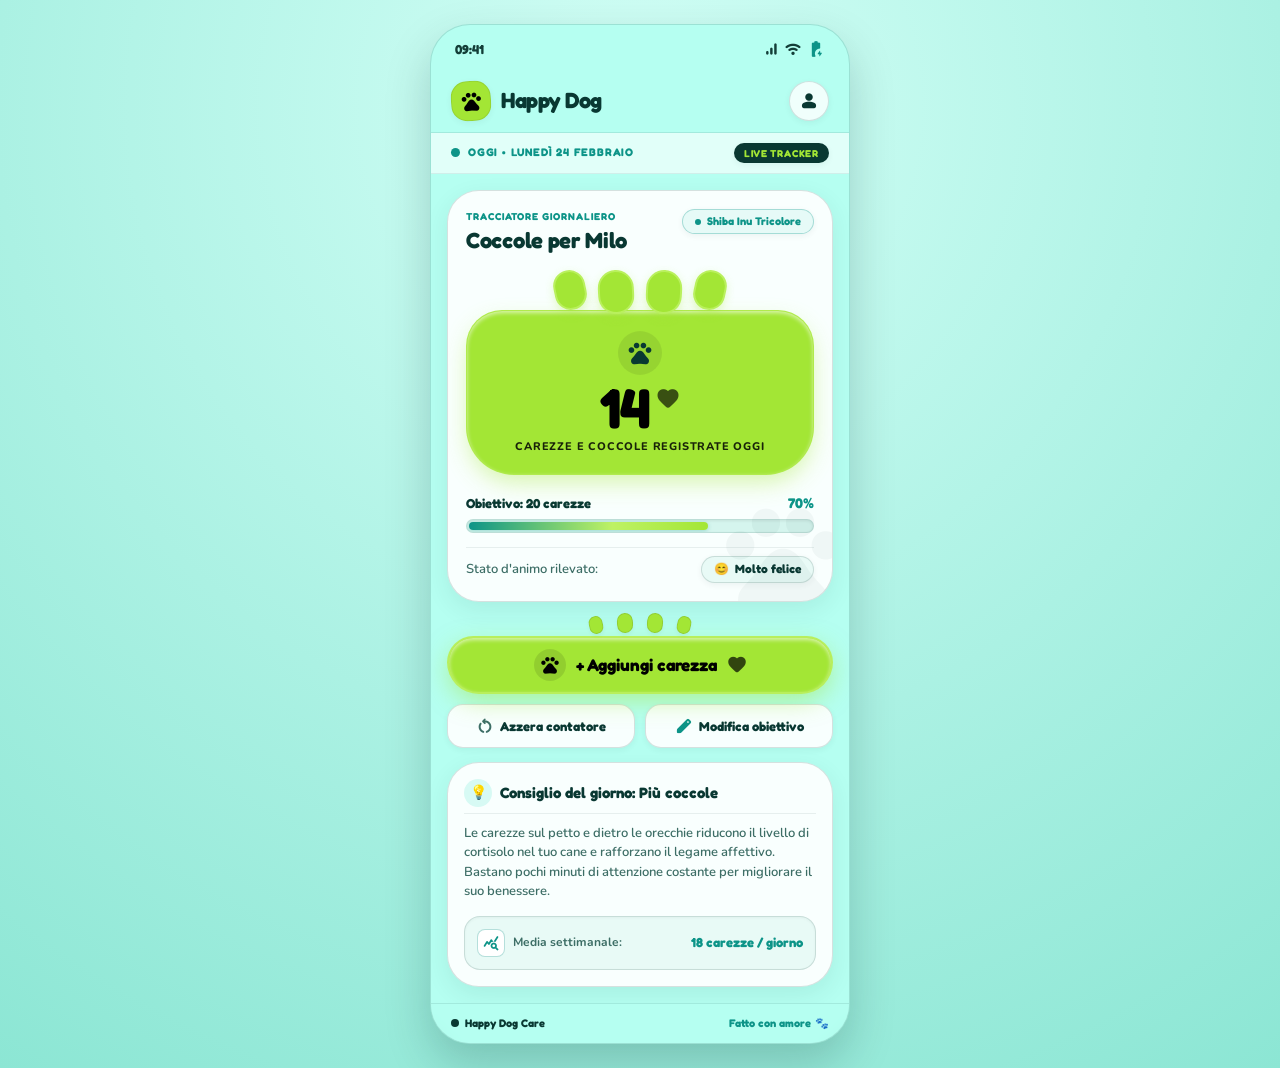
<file: index.html>
<!DOCTYPE html>
<html lang="it">
<head>
  <meta charset="UTF-8" />
  <meta name="viewport" content="width=device-width, initial-scale=1.0" />
  <title>Happy Dog - Cuddle Tracker</title>

  <!-- =========================================
       GOOGLE FONTS & MATERIAL SYMBOLS
       Carichiamo i caratteri 'Fredoka', 'Nunito', 'Quicksand'
       e le icone 'Material Symbols Rounded'
       ========================================= -->
  <link rel="preconnect" href="https://fonts.googleapis.com" />
  <link rel="preconnect" href="https://fonts.gstatic.com" crossorigin />
  <link href="https://fonts.googleapis.com/css2?family=Fredoka:wght@400;500;600;700&family=Nunito:wght@400;600;700;800;900&family=Quicksand:wght@500;600;700&display=swap" rel="stylesheet" />
  <link href="https://fonts.googleapis.com/css2?family=Material+Symbols+Rounded:opsz,wght,FILL,GRAD@20..48,100..700,0..1,-50..200" rel="stylesheet" />

  <!-- =========================================
       FOGLIO DI STILE ESTERNO
       ========================================= -->
  <link rel="stylesheet" href="style.css" />
</head>
<body>

  <!-- =========================================
       STRUTTURA HTML DELL'APPLICAZIONE
       Mobile frame contenitore principale
       ========================================= -->
  <main class="app-container">

    <!-- 1. Barra di stato stile smartphone -->
    <div class="status-bar">
      <span class="status-bar-time">09:41</span>
      <div class="status-bar-icons">
        <span class="material-symbols-rounded">signal_cellular_alt</span>
        <span class="material-symbols-rounded">wifi</span>
        <span class="material-symbols-rounded battery-icon">battery_charging_full</span>
      </div>
    </div>

    <!-- 2. Header superiore con logo e profilo -->
    <header class="app-header">
      <div class="logo-group">
        <div class="logo-badge">
          <span class="material-symbols-rounded">pets</span>
        </div>
        <h1 class="app-title">Happy Dog</h1>
      </div>
      <button class="avatar-btn" type="button" aria-label="Profilo Utente" title="Profilo Utente">
        <span class="material-symbols-rounded">person</span>
      </button>
    </header>

    <!-- 3. Sottotitolo con data odierna e badge "Live" -->
    <div class="date-subheader">
      <div class="date-info">
        <span class="pulse-dot"></span>
        <span class="date-text">Oggi • Lunedì 24 Febbraio</span>
      </div>
      <span class="live-badge">LIVE TRACKER</span>
    </div>

    <!-- 4. Area centrale dei contenuti (Canvas) -->
    <div class="app-main">

      <!-- Contenitore particelle cuoricini fluttuanti -->
      <div class="particle-container" id="particle-container"></div>

      <!-- Banner traguardo (appare solo al raggiungimento dell'obiettivo) -->
      <div class="celebration-banner" id="celebration-banner">
        <div class="celebration-badge-icon">🎉</div>
        <div>
          <div class="celebration-text-title">Traguardo Straordinario!</div>
          <div class="celebration-text-sub" id="celebration-text-sub">Obiettivo 20/20 raggiunto! Milo è al settimo cielo! 🐾✨</div>
        </div>
        <button class="close-banner-btn" id="close-banner-btn" type="button" aria-label="Chiudi banner">✕</button>
      </div>

      <!-- SEZIONE 1: Hero Card con contatore e barra di avanzamento -->
      <section class="hero-card" id="hero-card" title="Tocca per fare una carezza a Milo">
        <!-- Filigrana decorativa a zampa -->
        <span class="material-symbols-rounded hero-watermark">pets</span>

        <!-- Intestazione della card con razza -->
        <div class="hero-header">
          <div>
            <span class="hero-subtitle">Tracciatore Giornaliero</span>
            <h2 class="hero-dog-name">Coccole per Milo</h2>
          </div>
          <div class="breed-badge">
            <span class="breed-dot"></span>
            <span>Shiba Inu Tricolore</span>
          </div>
        </div>

        <!-- Dita della zampa sopra il blocco contatore -->
        <div class="paw-toes-container">
          <span class="paw-toe paw-toe-1"></span>
          <span class="paw-toe paw-toe-2"></span>
          <span class="paw-toe paw-toe-3"></span>
          <span class="paw-toe paw-toe-4"></span>
        </div>

        <!-- Box verde con il numero grande delle carezze -->
        <div class="counter-card-box">
          <div class="counter-icon-badge">
            <span class="material-symbols-rounded">pets</span>
          </div>
          <div class="counter-number-group">
            <span class="counter-number" id="cuddle-count">14</span>
            <span class="material-symbols-rounded counter-heart-icon" id="counter-heart-icon">favorite</span>
          </div>
          <span class="counter-label">carezze e coccole registrate oggi</span>
        </div>

        <!-- Barra di progresso verso l'obiettivo giornaliero -->
        <div class="progress-section">
          <div class="progress-labels">
            <label class="goal-text" id="goal-label" for="progress-bar-fill">Obiettivo: 20 carezze</label>
            <span class="goal-percent-text" id="goal-percent">70%</span>
          </div>
          <div class="progress-track" role="progressbar" aria-valuenow="70" aria-valuemin="0" aria-valuemax="100">
            <div class="progress-bar-fill" id="progress-bar-fill" style="width: 70%;"></div>
          </div>
        </div>

        <!-- Indicatore dello stato d'animo del cane -->
        <div class="mood-container">
          <span class="mood-title">Stato d'animo rilevato:</span>
          <div class="mood-pill" id="mood-pill">
            <span id="mood-emoji">😊</span>
            <span id="mood-text">Molto felice</span>
          </div>
        </div>
      </section>

      <!-- SEZIONE 2: Pulsanti di interazione -->
      <section class="actions-section">
        <!-- Decorazione dita zampa sul pulsante -->
        <div class="btn-paw-toes">
          <span class="btn-paw-toe btn-paw-toe-1"></span>
          <span class="btn-paw-toe btn-paw-toe-2"></span>
          <span class="btn-paw-toe btn-paw-toe-3"></span>
          <span class="btn-paw-toe btn-paw-toe-4"></span>
        </div>

        <!-- Pulsante principale: Aggiungi Carezza -->
        <button class="btn-add-cuddle" id="add-cuddle-btn" type="button" aria-label="Aggiungi una carezza">
          <span class="btn-paw-icon-badge">
            <span class="material-symbols-rounded">pets</span>
          </span>
          <span>+ Aggiungi carezza</span>
          <span class="material-symbols-rounded btn-heart-accent">favorite</span>
        </button>

        <!-- Pulsanti secondari: Azzera e Modifica Obiettivo -->
        <div class="secondary-actions-grid">
          <button class="btn-secondary btn-reset" id="reset-counter-btn" type="button">
            <span class="material-symbols-rounded" id="reset-icon">restart_alt</span>
            <span>Azzera contatore</span>
          </button>
          <button class="btn-secondary btn-edit" id="edit-goal-btn" type="button">
            <span class="material-symbols-rounded">edit</span>
            <span>Modifica obiettivo</span>
          </button>
        </div>
      </section>

      <!-- SEZIONE 3: Scheda informativa con consiglio veterinario -->
      <section class="tip-card">
        <div class="tip-header">
          <div class="tip-icon-box">💡</div>
          <h3 class="tip-title">Consiglio del giorno: Più coccole</h3>
        </div>
        <p class="tip-body">
          Le carezze sul petto e dietro le orecchie riducono il livello di cortisolo nel tuo cane e rafforzano il legame affettivo. Bastano pochi minuti di attenzione costante per migliorare il suo benessere.
        </p>

        <!-- Widget statistica settimanale -->
        <div class="metric-widget">
          <div class="metric-info">
            <div class="metric-icon-box">
              <span class="material-symbols-rounded">query_stats</span>
            </div>
            <span class="metric-label">Media settimanale:</span>
          </div>
          <span class="metric-value">18 carezze / giorno</span>
        </div>
      </section>

    </div>

    <!-- 5. Footer dell'applicazione -->
    <footer class="app-footer">
      <div class="footer-brand">
        <span class="footer-dot"></span>
        <span>Happy Dog Care</span>
      </div>
      <div class="footer-love">
        <span>Fatto con amore</span>
        <span>🐾</span>
      </div>
    </footer>

  </main>

  <!-- =========================================
       POPUP MODALE DELLA MASCOTTE (MILO LO SHIBA)
       Mostrato a schermo intero quando si accarezza il cane
       ========================================= -->
  <div class="popup-overlay" id="dog-popup-modal" role="dialog" aria-modal="true" aria-label="Milo scodinzola">
    <div class="popup-content" id="mascot-display-group">
      
      <!-- Fumetto con la reazione sonora del cane -->
      <div class="popup-speech-bubble" id="cuddle-reaction-badge">
        <span id="cuddle-reaction-text">*Wuf!* ❤️</span>
        <span>🐾</span>
      </div>

      <!-- Disegno vettoriale SVG animato di Milo (Shiba Inu) -->
      <div class="dog-svg-wrapper">
        <svg class="dog-svg" id="dog-svg" viewBox="0 0 100 100" fill="none" xmlns="http://www.w3.org/2000/svg">
          <!-- Orecchie a triangolo -->
          <!-- Orecchio Sinistro -->
          <polygon points="20,44 14,14 42,28" fill="#1C1917" stroke="#111827" stroke-width="2.5" stroke-linejoin="round" />
          <polygon points="23,40 18,18 38,29" fill="#D97706" />
          <polygon points="24,37 21,22 34,30" fill="#FBCFE8" opacity="0.85" />

          <!-- Orecchio Destro -->
          <polygon points="80,44 86,14 58,28" fill="#1C1917" stroke="#111827" stroke-width="2.5" stroke-linejoin="round" />
          <polygon points="77,40 82,18 62,29" fill="#D97706" />
          <polygon points="76,37 79,22 66,30" fill="#FBCFE8" opacity="0.85" />

          <!-- Petto e corpo del cane -->
          <path d="M30 76 C26 86, 20 95, 18 100 L82 100 C80 95, 74 86, 70 76 Z" fill="#1C1917" />
          <path d="M38 76 C38 88, 50 96, 50 96 C50 96, 62 88, 62 76 Z" fill="#FFFBEB" />
          <ellipse cx="50" cy="78" rx="8" ry="4" fill="#D97706" />

          <!-- Testa nera dello Shiba -->
          <circle cx="50" cy="48" r="30" fill="#1C1917" stroke="#111827" stroke-width="2" />

          <!-- Macchie focate caratteristiche sopra gli occhi (sopracciglia) -->
          <ellipse cx="37" cy="33" rx="4.2" ry="3.2" fill="#D97706" />
          <ellipse cx="63" cy="33" rx="4.2" ry="3.2" fill="#D97706" />

          <!-- Guance bianche (Urajiro) -->
          <path d="M22 50 C22 66, 32 74, 50 74 C68 74, 78 66, 78 50 C74 42, 66 43, 62 48 C56 53, 44 53, 38 48 C34 43, 26 42, 22 50 Z" fill="#FFFBEB" />
          <path d="M23 46 C27 42, 35 44, 38 49 C33 56, 24 57, 23 46 Z" fill="#D97706" opacity="0.85" />
          <path d="M77 46 C73 42, 65 44, 62 49 C67 56, 76 57, 77 46 Z" fill="#D97706" opacity="0.85" />

          <!-- Musetto color panna -->
          <ellipse cx="50" cy="57" rx="14" ry="11" fill="#FEF3C7" />

          <!-- Tartufo / Nasino nero -->
          <path d="M45 50 L55 50 C55 50, 52 56, 50 56 C48 56, 45 50, 45 50 Z" fill="#0F172A" />
          <ellipse cx="48.5" cy="51.5" rx="1.2" ry="0.8" fill="#FFFFFF" opacity="0.6" />

          <!-- Occhio Sinistro -->
          <ellipse cx="37" cy="42" rx="4.2" ry="4" fill="#0F172A" />
          <circle cx="38.5" cy="40.5" r="1.6" fill="#FFFFFF" />
          <circle cx="36" cy="43.5" r="0.7" fill="#FFFFFF" opacity="0.7" />

          <!-- Occhio Destro (aperto normale) -->
          <g id="eye-right-open">
            <ellipse cx="63" cy="42" rx="4.2" ry="4" fill="#0F172A" />
            <circle cx="64.5" cy="40.5" r="1.6" fill="#FFFFFF" />
            <circle cx="62" cy="43.5" r="0.7" fill="#FFFFFF" opacity="0.7" />
          </g>

          <!-- Occhio Destro (strizzatina d'occhio birichina) -->
          <path id="eye-right-wink" class="hidden" d="M59 43 Q63 37 67 43" stroke="#0F172A" stroke-width="3" stroke-linecap="round" fill="none" />

          <!-- Bocca sorridente -->
          <path d="M44 59 Q47 62 50 59 Q53 62 56 59" stroke="#0F172A" stroke-width="2.5" stroke-linecap="round" fill="none" />

          <!-- Linguetta rosa penzolante -->
          <path d="M47.5 59.5 C47.5 67, 52.5 67, 52.5 59.5 Z" fill="#FB7185" />

          <!-- Guanciotte rosate -->
          <ellipse cx="28" cy="54" rx="4.5" ry="3" fill="#FB7185" opacity="0.55" />
          <ellipse cx="72" cy="54" rx="4.5" ry="3" fill="#FB7185" opacity="0.55" />

          <!-- Coda arricciata che scodinzola -->
          <g id="dog-tail-group" class="animate-wag">
            <path d="M72 82 C82 72, 86 58, 76 54 C68 50, 64 62, 70 70" stroke="#1C1917" stroke-width="7" stroke-linecap="round" fill="none" />
            <path d="M74 55 C70 52, 66 60, 70 67" stroke="#FFFBEB" stroke-width="4" stroke-linecap="round" fill="none" />
          </g>

          <!-- Zampette anteriori alzate durante i festeggiamenti -->
          <g id="party-paws" class="hidden">
            <ellipse cx="32" cy="84" rx="6" ry="5" fill="#FFFBEB" stroke="#1C1917" stroke-width="2" />
            <ellipse cx="68" cy="84" rx="6" ry="5" fill="#FFFBEB" stroke="#1C1917" stroke-width="2" />
          </g>
        </svg>
      </div>

      <!-- Testi di ringraziamento sotto Milo -->
      <div class="popup-text-group">
        <h3 class="popup-dog-title" id="popup-dog-title">Milo ti ringrazia!</h3>
        <p class="popup-dog-subtext" id="popup-dog-subtext">Carezza registrata con affetto 💖</p>
        <span class="popup-tap-hint">Tocca lo schermo per coccolare ancora 🐾</span>
      </div>

    </div>
  </div>

  <!-- =========================================
       SCRIPT JAVASCRIPT ESTERNO
       ========================================= -->
  <script src="script.js"></script>
</body>
</html>
</file>
<file: style.css>
/* =========================================
   1. VARIABILI CSS (DESIGN TOKENS)
   Colori, font, raggi di curvatura e ombre
   ========================================= */
:root {
  /* Palette Colori del Design */
  --color-mint-bg: #B5FFF1;
  --color-dark-teal: #093832;
  --color-text-main: #133E38;
  --color-text-muted: #3D6E66;
  --color-primary-lime: #A3E635;
  --color-primary-lime-light: #BEF264;
  --color-accent-teal: #0D9488;
  --color-card-bg: #FFFFFF;
  --color-card-subtle: #E8FAF6;
  --color-border-subtle: rgba(19, 62, 56, 0.12);
  --color-border-dark: rgba(9, 56, 50, 0.15);

  /* Tipografia */
  --font-display: 'Fredoka', 'Quicksand', sans-serif;
  --font-body: 'Nunito', sans-serif;

  /* Raggi di curvatura (Border Radius) */
  --radius-sm: 8px;
  --radius-md: 16px;
  --radius-lg: 24px;
  --radius-xl: 32px;
  --radius-full: 9999px;

  /* Ombre (Box Shadows) */
  --shadow-sm: 0 2px 6px rgba(9, 56, 50, 0.06);
  --shadow-card: 0 8px 24px rgba(9, 56, 50, 0.08);
  --shadow-paw-btn: 0 8px 24px -2px rgba(163, 230, 53, 0.5), inset 0 2px 4px rgba(255, 255, 255, 0.6);
  --shadow-counter-box: 0 10px 25px -4px rgba(163, 230, 53, 0.45), inset 0 2px 4px rgba(255, 255, 255, 0.6);
}

/* =========================================
   2. RESET E BASE MOBILE-FIRST
   ========================================= */
* {
  box-sizing: border-box;
  margin: 0;
  padding: 0;
  -webkit-tap-highlight-color: transparent;
}

body {
  min-height: 100vh;
  background-color: #8ce6d4;
  background-image: radial-gradient(circle at 50% 10%, #d2fff6 0%, #8ce6d4 100%);
  font-family: var(--font-body);
  color: var(--color-text-main);
  display: flex;
  justify-content: center;
  align-items: flex-start;
  padding: 0;
  line-height: 1.4;
}

/* Regole generali per le icone Material Symbols */
.material-symbols-rounded {
  font-family: 'Material Symbols Rounded';
  font-weight: normal;
  font-style: normal;
  font-size: 20px;
  line-height: 1;
  display: inline-block;
  white-space: nowrap;
  word-wrap: normal;
  direction: ltr;
  -webkit-font-smoothing: antialiased;
  font-variation-settings: 'FILL' 1, 'wght' 600, 'GRAD' 0, 'opsz' 24;
  user-select: none;
}

.icon-outline {
  font-variation-settings: 'FILL' 0, 'wght' 600, 'GRAD' 0, 'opsz' 24;
}

/* =========================================
   3. CONTENITORE PRINCIPALE (FRAME MOBILE)
   Su desktop centrato (max 420px), su mobile a schermo intero
   ========================================= */
.app-container {
  width: 100%;
  max-width: 420px;
  min-height: 100vh;
  background-color: var(--color-mint-bg);
  display: flex;
  flex-direction: column;
  position: relative;
  overflow-x: hidden;
}

@media (min-width: 440px) {
  body {
    padding: 24px 0;
  }
  .app-container {
    min-height: 844px;
    border-radius: 40px;
    border: 1px solid rgba(9, 56, 50, 0.15);
    box-shadow: 0 20px 45px rgba(9, 56, 50, 0.22);
  }
}

/* =========================================
   4. BARRA DI STATO & HEADER
   ========================================= */
.status-bar {
  height: 44px;
  padding: 0 24px;
  display: flex;
  justify-content: space-between;
  align-items: center;
  font-size: 12px;
  font-weight: 700;
  color: var(--color-text-muted);
  padding-top: 4px;
}

.status-bar-time {
  font-family: var(--font-display);
  font-weight: 700;
  color: var(--color-text-main);
  font-size: 13px;
}

.status-bar-icons {
  display: flex;
  align-items: center;
  gap: 6px;
}

.status-bar-icons .material-symbols-rounded {
  font-size: 16px;
  color: var(--color-text-main);
}

.status-bar-icons .battery-icon {
  color: var(--color-accent-teal);
  font-size: 18px;
}

.app-header {
  height: 64px;
  padding: 0 20px;
  display: flex;
  justify-content: space-between;
  align-items: center;
  border-bottom: 1px solid rgba(9, 56, 50, 0.1);
  background-color: rgba(181, 255, 241, 0.85);
  backdrop-filter: blur(8px);
  position: sticky;
  top: 0;
  z-index: 20;
}

.logo-group {
  display: flex;
  align-items: center;
  gap: 10px;
}

.logo-badge {
  width: 40px;
  height: 40px;
  border-radius: var(--radius-md);
  background-color: var(--color-primary-lime);
  display: flex;
  align-items: center;
  justify-content: center;
  color: #000;
  box-shadow: var(--shadow-sm);
  border: 1px solid rgba(0, 0, 0, 0.08);
  transform: rotate(-3deg);
}

.logo-badge .material-symbols-rounded {
  font-size: 22px;
}

.app-title {
  font-family: var(--font-display);
  font-size: 22px;
  font-weight: 700;
  color: var(--color-dark-teal);
  letter-spacing: -0.5px;
}

.avatar-btn {
  width: 40px;
  height: 40px;
  border-radius: var(--radius-full);
  background-color: rgba(255, 255, 255, 0.8);
  border: 1px solid var(--color-border-dark);
  display: flex;
  align-items: center;
  justify-content: center;
  color: var(--color-dark-teal);
  cursor: pointer;
  box-shadow: var(--shadow-sm);
  transition: transform 0.15s ease, background-color 0.15s ease;
}

.avatar-btn:hover {
  background-color: #ffffff;
  transform: scale(1.04);
}

.avatar-btn:active {
  transform: scale(0.95);
}

/* Sub-header con data odierna */
.date-subheader {
  padding: 10px 20px;
  background-color: rgba(255, 255, 255, 0.6);
  border-bottom: 1px solid rgba(9, 56, 50, 0.08);
  display: flex;
  justify-content: space-between;
  align-items: center;
}

.date-info {
  display: flex;
  align-items: center;
  gap: 8px;
}

.pulse-dot {
  width: 9px;
  height: 9px;
  border-radius: 50%;
  background-color: var(--color-accent-teal);
  animation: pulseAnim 1.8s infinite;
}

.date-text {
  font-family: var(--font-display);
  font-size: 11px;
  font-weight: 800;
  color: var(--color-accent-teal);
  letter-spacing: 0.8px;
  text-transform: uppercase;
}

.live-badge {
  padding: 3px 10px;
  border-radius: var(--radius-full);
  background-color: var(--color-dark-teal);
  color: var(--color-primary-lime);
  font-size: 10px;
  font-weight: 800;
  font-family: var(--font-display);
  letter-spacing: 0.8px;
  box-shadow: var(--shadow-sm);
}

/* =========================================
   5. CORPO PRINCIPALE DELL'APP (MAIN)
   ========================================= */
.app-main {
  padding: 16px;
  display: flex;
  flex-direction: column;
  gap: 14px;
  flex: 1;
  position: relative;
}

/* Contenitore particelle fluttuanti (cuori) */
.particle-container {
  position: absolute;
  inset: 0;
  pointer-events: none;
  overflow: hidden;
  z-index: 40;
}

/* Banner speciale per obiettivo raggiunto */
.celebration-banner {
  display: none;
  align-items: center;
  gap: 12px;
  padding: 14px 16px;
  border-radius: var(--radius-md);
  background: linear-gradient(135deg, var(--color-accent-teal), var(--color-primary-lime), var(--color-accent-teal));
  color: #000;
  border: 2px solid rgba(255, 255, 255, 0.7);
  box-shadow: 0 8px 20px rgba(13, 148, 136, 0.3);
  position: relative;
  animation: popBounce 0.4s ease-out;
}

.celebration-banner.show {
  display: flex;
}

.celebration-badge-icon {
  width: 38px;
  height: 38px;
  border-radius: 50%;
  background-color: rgba(0, 0, 0, 0.12);
  display: flex;
  align-items: center;
  justify-content: center;
  font-size: 20px;
  flex-shrink: 0;
  animation: joyfulJump 1.2s infinite;
}

.celebration-text-title {
  font-family: var(--font-display);
  font-size: 13px;
  font-weight: 900;
  text-transform: uppercase;
  letter-spacing: -0.2px;
}

.celebration-text-sub {
  font-size: 12px;
  font-weight: 700;
  color: rgba(0, 0, 0, 0.85);
}

.close-banner-btn {
  margin-left: auto;
  width: 26px;
  height: 26px;
  border-radius: 50%;
  border: none;
  background-color: rgba(0, 0, 0, 0.15);
  color: #000;
  font-weight: bold;
  font-size: 13px;
  cursor: pointer;
  display: flex;
  align-items: center;
  justify-content: center;
}

/* =========================================
   6. HERO CARD E CONTATORE DELLE CAREZZE
   ========================================= */
.hero-card {
  background-color: rgba(255, 255, 255, 0.92);
  border: 1px solid var(--color-border-dark);
  border-radius: var(--radius-xl);
  padding: 18px;
  display: flex;
  flex-direction: column;
  gap: 14px;
  position: relative;
  overflow: hidden;
  box-shadow: var(--shadow-card);
  backdrop-filter: blur(6px);
  cursor: pointer;
  user-select: none;
  transition: transform 0.2s ease, box-shadow 0.2s ease;
}

.hero-card:active {
  transform: scale(0.995);
}

/* Filigrana zampa sullo sfondo della card */
.hero-watermark {
  position: absolute;
  right: -16px;
  bottom: -24px;
  font-size: 130px;
  color: rgba(9, 56, 50, 0.04);
  pointer-events: none;
  user-select: none;
}

.hero-header {
  display: flex;
  justify-content: space-between;
  align-items: flex-start;
  gap: 8px;
}

.hero-subtitle {
  font-family: var(--font-display);
  font-size: 10px;
  font-weight: 800;
  color: var(--color-accent-teal);
  text-transform: uppercase;
  letter-spacing: 1px;
  display: block;
  margin-bottom: 2px;
}

.hero-dog-name {
  font-family: var(--font-display);
  font-size: 22px;
  font-weight: 700;
  color: var(--color-dark-teal);
  letter-spacing: -0.3px;
}

.breed-badge {
  display: inline-flex;
  align-items: center;
  gap: 6px;
  padding: 4px 12px;
  border-radius: var(--radius-full);
  background-color: #E6FAF7;
  border: 1px solid rgba(13, 148, 136, 0.3);
  font-family: var(--font-display);
  font-size: 11px;
  font-weight: 700;
  color: var(--color-accent-teal);
  box-shadow: var(--shadow-sm);
  white-space: nowrap;
}

.breed-dot {
  width: 6px;
  height: 6px;
  border-radius: 50%;
  background-color: var(--color-accent-teal);
}

/* Dita della zampa sopra il blocco contatore */
.paw-toes-container {
  display: flex;
  justify-content: center;
  align-items: flex-end;
  gap: 12px;
  margin-bottom: -14px;
  position: relative;
  z-index: 10;
  pointer-events: none;
}

.paw-toe {
  background-color: var(--color-primary-lime);
  border: 2px solid rgba(190, 242, 100, 0.85);
  border-radius: var(--radius-full);
  box-shadow: 0 4px 10px rgba(163, 230, 53, 0.3);
  display: block;
}

.paw-toe-1 {
  width: 32px;
  height: 40px;
  transform: rotate(-12deg);
}

.paw-toe-2 {
  width: 36px;
  height: 44px;
  transform: rotate(-3deg);
  margin-bottom: -4px;
}

.paw-toe-3 {
  width: 36px;
  height: 44px;
  transform: rotate(3deg);
  margin-bottom: -4px;
}

.paw-toe-4 {
  width: 32px;
  height: 40px;
  transform: rotate(12deg);
}

/* Box principale del contatore (cuscinetto zampa verde) */
.counter-card-box {
  background-color: var(--color-primary-lime);
  border: 1px solid rgba(190, 242, 100, 0.5);
  border-radius: 36px 36px 48px 48px;
  padding: 20px 16px;
  display: flex;
  flex-direction: column;
  align-items: center;
  justify-content: center;
  text-align: center;
  box-shadow: var(--shadow-counter-box);
  position: relative;
  overflow: hidden;
  transition: transform 0.15s ease;
}

.counter-icon-badge {
  width: 44px;
  height: 44px;
  border-radius: 50%;
  background-color: rgba(0, 0, 0, 0.08);
  color: var(--color-dark-teal);
  display: flex;
  align-items: center;
  justify-content: center;
  margin-bottom: 4px;
}

.counter-icon-badge .material-symbols-rounded {
  font-size: 26px;
}

.counter-number-group {
  display: flex;
  align-items: center;
  justify-content: center;
  gap: 6px;
}

.counter-number {
  font-family: var(--font-display);
  font-size: 56px;
  font-weight: 700;
  color: #000000;
  line-height: 1;
  letter-spacing: -1px;
}

.counter-heart-icon {
  font-size: 24px;
  color: rgba(0, 0, 0, 0.65);
  margin-top: -16px;
  transition: transform 0.2s cubic-bezier(0.34, 1.56, 0.64, 1), color 0.2s ease;
}

.counter-heart-icon.bump {
  transform: scale(1.4);
  color: #e11d48;
}

.counter-label {
  font-size: 11px;
  font-weight: 800;
  color: rgba(0, 0, 0, 0.85);
  text-transform: uppercase;
  letter-spacing: 0.8px;
  margin-top: 4px;
}

/* Barra di avanzamento e percentuale */
.progress-section {
  display: flex;
  flex-direction: column;
  gap: 6px;
  padding-top: 4px;
}

.progress-labels {
  display: flex;
  justify-content: space-between;
  align-items: center;
  font-size: 13px;
}

.goal-text {
  color: var(--color-dark-teal);
  font-family: var(--font-display);
  font-weight: 700;
}

.goal-percent-text {
  color: var(--color-accent-teal);
  font-family: var(--font-display);
  font-weight: 800;
  font-size: 14px;
}

.progress-track {
  width: 100%;
  height: 14px;
  background-color: #D5F5EE;
  border-radius: var(--radius-full);
  padding: 2px;
  border: 1px solid rgba(9, 56, 50, 0.12);
  box-shadow: inset 0 1px 3px rgba(0, 0, 0, 0.08);
  overflow: hidden;
}

.progress-bar-fill {
  height: 100%;
  width: 70%;
  border-radius: var(--radius-full);
  background: linear-gradient(90deg, var(--color-accent-teal) 0%, var(--color-primary-lime-light) 60%, var(--color-primary-lime) 100%);
  transition: width 0.4s cubic-bezier(0.34, 1.25, 0.64, 1);
  box-shadow: 0 1px 4px rgba(13, 148, 136, 0.3);
}

/* Rilevamento dello stato d'animo */
.mood-container {
  display: flex;
  justify-content: space-between;
  align-items: center;
  padding-top: 8px;
  border-top: 1px solid rgba(9, 56, 50, 0.08);
}

.mood-title {
  font-size: 13px;
  color: var(--color-text-muted);
  font-weight: 600;
}

.mood-pill {
  display: inline-flex;
  align-items: center;
  gap: 6px;
  padding: 4px 12px;
  border-radius: var(--radius-full);
  background-color: var(--color-card-subtle);
  border: 1px solid var(--color-border-dark);
  font-family: var(--font-display);
  font-size: 12px;
  color: var(--color-dark-teal);
  font-weight: 700;
  box-shadow: var(--shadow-sm);
}

/* =========================================
   7. PULSANTI E AZIONI
   ========================================= */
.actions-section {
  display: flex;
  flex-direction: column;
  gap: 10px;
}

/* Mini dita della zampa sul pulsante principale */
.btn-paw-toes {
  display: flex;
  justify-content: center;
  gap: 14px;
  margin-bottom: -8px;
  position: relative;
  z-index: 10;
  pointer-events: none;
}

.btn-paw-toe {
  background-color: var(--color-primary-lime);
  border: 1px solid rgba(0, 0, 0, 0.1);
  border-radius: var(--radius-full);
  box-shadow: 0 2px 4px rgba(0, 0, 0, 0.05);
  display: block;
}

.btn-paw-toe-1 {
  width: 14px;
  height: 18px;
  transform: rotate(-12deg);
}

.btn-paw-toe-2 {
  width: 16px;
  height: 20px;
  transform: rotate(-3deg);
  margin-top: -3px;
}

.btn-paw-toe-3 {
  width: 16px;
  height: 20px;
  transform: rotate(3deg);
  margin-top: -3px;
}

.btn-paw-toe-4 {
  width: 14px;
  height: 18px;
  transform: rotate(12deg);
}

/* Pulsante principale: Aggiungi Carezza */
.btn-add-cuddle {
  width: 100%;
  height: 58px;
  border: 2px solid rgba(190, 242, 100, 0.8);
  border-radius: 28px 28px 34px 34px;
  background-color: var(--color-primary-lime);
  color: #000000;
  font-family: var(--font-display);
  font-size: 17px;
  font-weight: 800;
  display: flex;
  align-items: center;
  justify-content: center;
  gap: 10px;
  cursor: pointer;
  box-shadow: var(--shadow-paw-btn);
  position: relative;
  user-select: none;
  transition: transform 0.15s ease, background-color 0.15s ease, box-shadow 0.15s ease;
}

.btn-add-cuddle:hover {
  background-color: var(--color-primary-lime-light);
  box-shadow: 0 10px 28px -2px rgba(163, 230, 53, 0.6);
}

.btn-add-cuddle:active {
  transform: scale(0.96);
}

.btn-paw-icon-badge {
  width: 32px;
  height: 32px;
  border-radius: 50%;
  background-color: rgba(0, 0, 0, 0.1);
  display: flex;
  align-items: center;
  justify-content: center;
}

.btn-paw-icon-badge .material-symbols-rounded {
  font-size: 20px;
  color: #000;
}

.btn-heart-accent {
  font-size: 20px;
  color: rgba(0, 0, 0, 0.7);
  transition: transform 0.2s ease;
}

.btn-add-cuddle:hover .btn-heart-accent {
  transform: scale(1.25);
}

/* Griglia pulsanti secondari */
.secondary-actions-grid {
  display: grid;
  grid-template-columns: 1fr 1fr;
  gap: 10px;
}

.btn-secondary {
  height: 44px;
  background-color: rgba(255, 255, 255, 0.9);
  border: 1px solid var(--color-border-dark);
  border-radius: var(--radius-md);
  color: var(--color-dark-teal);
  font-family: var(--font-display);
  font-size: 13px;
  font-weight: 700;
  display: flex;
  align-items: center;
  justify-content: center;
  gap: 6px;
  cursor: pointer;
  box-shadow: var(--shadow-sm);
  transition: transform 0.15s ease, background-color 0.15s ease;
}

.btn-secondary:hover {
  background-color: #ffffff;
}

.btn-secondary:active {
  transform: scale(0.96);
}

.btn-secondary .material-symbols-rounded {
  font-size: 18px;
  transition: transform 0.3s ease;
}

.btn-reset .material-symbols-rounded {
  color: var(--color-text-muted);
}

.btn-edit .material-symbols-rounded {
  color: var(--color-accent-teal);
}

/* =========================================
   8. CARD CONSIGLIO DEL GIORNO
   ========================================= */
.tip-card {
  background-color: rgba(255, 255, 255, 0.92);
  border: 1px solid var(--color-border-dark);
  border-radius: var(--radius-xl);
  padding: 16px;
  display: flex;
  flex-direction: column;
  gap: 10px;
  box-shadow: var(--shadow-card);
  backdrop-filter: blur(6px);
}

.tip-header {
  display: flex;
  align-items: center;
  gap: 8px;
  padding-bottom: 6px;
  border-bottom: 1px solid rgba(9, 56, 50, 0.08);
}

.tip-icon-box {
  width: 28px;
  height: 28px;
  border-radius: 50%;
  background-color: #D7FAF4;
  display: flex;
  align-items: center;
  justify-content: center;
  font-size: 14px;
}

.tip-title {
  font-family: var(--font-display);
  font-size: 15px;
  font-weight: 700;
  color: var(--color-dark-teal);
}

.tip-body {
  font-size: 13px;
  color: var(--color-text-muted);
  line-height: 1.5;
  font-weight: 600;
}

.metric-widget {
  border: 1px solid var(--color-border-dark);
  border-radius: var(--radius-md);
  background-color: var(--color-card-subtle);
  padding: 12px;
  display: flex;
  justify-content: space-between;
  align-items: center;
  box-shadow: inset 0 1px 3px rgba(0, 0, 0, 0.04);
  margin-top: 4px;
}

.metric-info {
  display: flex;
  align-items: center;
  gap: 8px;
}

.metric-icon-box {
  width: 28px;
  height: 28px;
  border-radius: var(--radius-sm);
  background-color: #ffffff;
  border: 1px solid rgba(13, 148, 136, 0.3);
  display: flex;
  align-items: center;
  justify-content: center;
  color: var(--color-accent-teal);
}

.metric-icon-box .material-symbols-rounded {
  font-size: 16px;
}

.metric-label {
  font-size: 12px;
  color: var(--color-text-muted);
  font-weight: 700;
}

.metric-value {
  font-family: var(--font-display);
  font-size: 13px;
  font-weight: 800;
  color: var(--color-accent-teal);
}

/* =========================================
   9. FOOTER
   ========================================= */
.app-footer {
  padding: 12px 20px;
  border-top: 1px solid rgba(9, 56, 50, 0.1);
  background-color: rgba(181, 255, 241, 0.9);
  backdrop-filter: blur(6px);
  display: flex;
  justify-content: space-between;
  align-items: center;
  font-family: var(--font-display);
  font-size: 11px;
  color: var(--color-text-muted);
}

.footer-brand {
  display: flex;
  align-items: center;
  gap: 6px;
  font-weight: 700;
  color: var(--color-dark-teal);
}

.footer-dot {
  width: 8px;
  height: 8px;
  border-radius: 50%;
  background-color: var(--color-dark-teal);
}

.footer-love {
  display: flex;
  align-items: center;
  gap: 4px;
  color: var(--color-accent-teal);
  font-weight: 700;
}

/* =========================================
   10. POPUP MODALE DEL CAGNOLINO (MASCOTTE)
   Overlay a schermo intero con cane che scodinzola
   ========================================= */
.popup-overlay {
  position: fixed;
  inset: 0;
  z-index: 100;
  display: flex;
  flex-direction: column;
  align-items: center;
  justify-content: center;
  padding: 20px;
  background-color: rgba(9, 56, 50, 0.5);
  backdrop-filter: blur(5px);
  opacity: 0;
  pointer-events: none;
  transition: opacity 0.25s ease;
  cursor: pointer;
  user-select: none;
}

.popup-overlay.active {
  opacity: 1;
  pointer-events: auto;
}

.popup-content {
  display: flex;
  flex-direction: column;
  align-items: center;
  justify-content: center;
  text-align: center;
  max-width: 340px;
  width: 100%;
  position: relative;
}

/* Fumetto di reazione con messaggio */
.popup-speech-bubble {
  margin-bottom: 12px;
  background-color: rgba(9, 56, 50, 0.95);
  color: var(--color-primary-lime);
  border: 2px solid var(--color-primary-lime);
  padding: 6px 18px;
  border-radius: var(--radius-full);
  font-family: var(--font-display);
  font-size: 14px;
  font-weight: 800;
  box-shadow: 0 10px 25px rgba(0, 0, 0, 0.4);
  display: flex;
  align-items: center;
  gap: 8px;
  backdrop-filter: blur(8px);
}

/* Grafica SVG del cagnolino Milo */
.dog-svg-wrapper {
  width: 250px;
  height: 250px;
  display: flex;
  align-items: center;
  justify-content: center;
  filter: drop-shadow(0 16px 28px rgba(0, 0, 0, 0.45));
}

.dog-svg {
  width: 100%;
  height: 100%;
  transition: transform 0.2s ease;
}

/* Testi sotto il cagnolino */
.popup-text-group {
  margin-top: 12px;
  text-align: center;
  filter: drop-shadow(0 2px 8px rgba(0, 0, 0, 0.4));
}

.popup-dog-title {
  font-family: var(--font-display);
  font-size: 24px;
  font-weight: 900;
  color: #ffffff;
  line-height: 1.1;
  letter-spacing: -0.5px;
}

.popup-dog-subtext {
  font-size: 13px;
  font-weight: 700;
  color: var(--color-primary-lime);
  margin-top: 4px;
}

.popup-tap-hint {
  display: inline-block;
  margin-top: 10px;
  padding: 4px 14px;
  border-radius: var(--radius-full);
  background-color: rgba(255, 255, 255, 0.22);
  color: #ffffff;
  font-family: var(--font-display);
  font-size: 11px;
  font-weight: 700;
  text-transform: uppercase;
  letter-spacing: 0.8px;
  backdrop-filter: blur(4px);
}

/* =========================================
   11. KEYFRAME ANIMAZIONI & EFFETTI
   ========================================= */
/* Scodinzolio della coda */
@keyframes wagTail {
  0%, 100% {
    transform: rotate(0deg);
  }
  25% {
    transform: rotate(-22deg);
  }
  75% {
    transform: rotate(22deg);
  }
}

.animate-wag {
  transform-origin: 50% 90%;
  animation: wagTail 0.35s ease-in-out infinite;
}

/* Salto festoso quando si raggiunge l'obiettivo */
@keyframes joyfulJump {
  0%, 100% {
    transform: translateY(0) scale(1) rotate(0deg);
  }
  30% {
    transform: translateY(-38px) scale(1.15) rotate(-5deg);
  }
  60% {
    transform: translateY(-44px) scale(1.2) rotate(5deg);
  }
  80% {
    transform: translateY(-8px) scale(1.05) rotate(-2deg);
  }
}

.animate-jump-party {
  animation: joyfulJump 0.85s cubic-bezier(0.34, 1.56, 0.64, 1) infinite;
}

/* Rimbalzo del pulsante al click */
@keyframes popBounce {
  0% { transform: scale(0.92); }
  50% { transform: scale(1.05); }
  100% { transform: scale(1); }
}

.animate-btn-pop {
  animation: popBounce 0.22s ease-out;
}

/* Entrata e uscita del popup */
@keyframes mascotEntrance {
  0% {
    opacity: 0;
    transform: scale(0.4) translateY(80px) rotate(-8deg);
  }
  65% {
    opacity: 1;
    transform: scale(1.1) translateY(-10px) rotate(3deg);
  }
  100% {
    opacity: 1;
    transform: scale(1) translateY(0) rotate(0deg);
  }
}

@keyframes mascotExit {
  0% {
    opacity: 1;
    transform: scale(1) translateY(0);
  }
  100% {
    opacity: 0;
    transform: scale(0.7) translateY(40px);
  }
}

.mascot-enter {
  animation: mascotEntrance 0.38s cubic-bezier(0.34, 1.56, 0.64, 1) forwards;
}

.mascot-leave {
  animation: mascotExit 0.25s cubic-bezier(0.4, 0, 0.2, 1) forwards;
}

/* Cuori ed emoji che volano verso l'alto */
@keyframes floatParticle {
  0% {
    opacity: 0;
    transform: translate(0, 0) scale(0.5) rotate(0deg);
  }
  15% {
    opacity: 1;
    transform: translate(calc(var(--tx, 15px) * 0.3), -35px) scale(1.15) rotate(calc(var(--rot, 15deg) * 0.4));
  }
  70% {
    opacity: 0.95;
    transform: translate(var(--tx, 15px), -130px) scale(1.3) rotate(var(--rot, 15deg));
  }
  100% {
    opacity: 0;
    transform: translate(calc(var(--tx, 15px) * 1.7), -220px) scale(1.5) rotate(calc(var(--rot, 15deg) * 1.9));
  }
}

.floating-heart {
  position: absolute;
  pointer-events: none;
  animation: floatParticle 2.8s cubic-bezier(0.2, 0.8, 0.25, 1) forwards;
  z-index: 70;
  filter: drop-shadow(0 4px 8px rgba(0, 0, 0, 0.25));
  user-select: none;
}

/* Pulsazione del punto "LIVE" */
@keyframes pulseAnim {
  0%, 100% {
    opacity: 1;
    transform: scale(1);
  }
  50% {
    opacity: 0.4;
    transform: scale(0.85);
  }
}

/* Classe helper per nascondere elementi */
.hidden {
  display: none !important;
}
</file>
